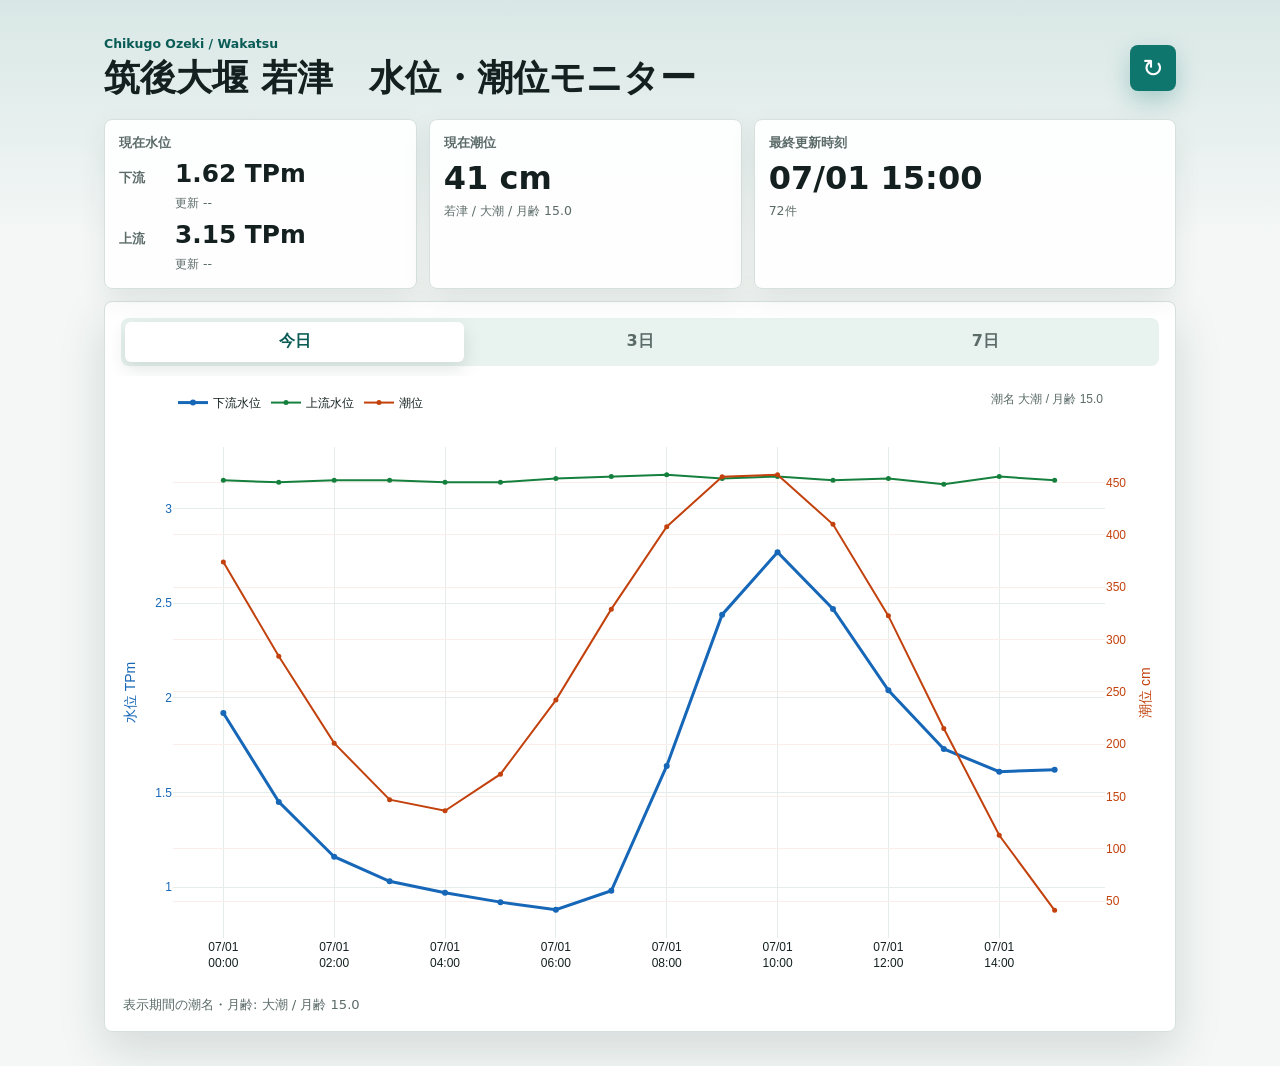
<file: index.html>
<!doctype html>
<html lang="ja">
  <head>
    <meta charset="utf-8">
    <meta name="viewport" content="width=device-width, initial-scale=1, viewport-fit=cover">
    <meta name="theme-color" content="#0f766e">
    <title>筑後大堰 若津 水位・潮位モニター</title>
    <link rel="manifest" href="./manifest.json">
    <link rel="icon" href="./icons/icon-192.png">
    <link rel="apple-touch-icon" href="./icons/icon-192.png">
    <link rel="stylesheet" href="./styles.css">
    <script src="https://cdn.plot.ly/plotly-2.35.2.min.js" integrity="sha384-cCVCZkAjYNxaYKbM8lsArLznDF/SvMFr1jcZrvOpSTCa0W40ZAdLzHCEulnUa5i7" crossorigin="anonymous" defer></script>
    <script src="./app.js" defer></script>
  </head>
  <body>
    <main class="app-shell">
      <header class="app-header">
        <div>
          <p class="eyebrow">Chikugo Ozeki / Wakatsu</p>
          <h1>筑後大堰 若津　水位・潮位モニター</h1>
        </div>
        <button id="refreshButton" class="icon-button" type="button" aria-label="更新">
          <span aria-hidden="true">↻</span>
        </button>
      </header>

      <section class="status-grid" aria-label="現在値">
        <article class="metric">
          <span class="metric-label">現在水位</span>
          <div class="water-readings">
            <div class="water-reading">
              <span>下流</span>
              <div>
                <strong id="currentDownstreamLevel">--</strong>
                <small id="currentDownstreamUpdatedAt">--</small>
              </div>
            </div>
            <div class="water-reading">
              <span>上流</span>
              <div>
                <strong id="currentUpstreamLevel">--</strong>
                <small id="currentUpstreamUpdatedAt">--</small>
              </div>
            </div>
          </div>
        </article>
        <article class="metric">
          <span class="metric-label">現在潮位</span>
          <strong id="currentTideLevel">--</strong>
          <small id="currentTideDetail">若津</small>
        </article>
        <article class="metric metric-wide">
          <span class="metric-label">最終更新時刻</span>
          <strong id="lastUpdated">--</strong>
          <small id="rowCount">--</small>
        </article>
      </section>

      <section class="chart-panel" aria-label="グラフ">
        <div class="range-tabs" role="tablist" aria-label="表示期間">
          <button class="range-button is-active" type="button" data-days="1" role="tab" aria-selected="true">今日</button>
          <button class="range-button" type="button" data-days="3" role="tab" aria-selected="false">3日</button>
          <button class="range-button" type="button" data-days="7" role="tab" aria-selected="false">7日</button>
        </div>
        <div id="chart" class="chart" role="img" aria-label="水位と潮位のグラフ"></div>
        <p id="message" class="message" aria-live="polite"></p>
      </section>

    </main>
  </body>
</html>
</file>
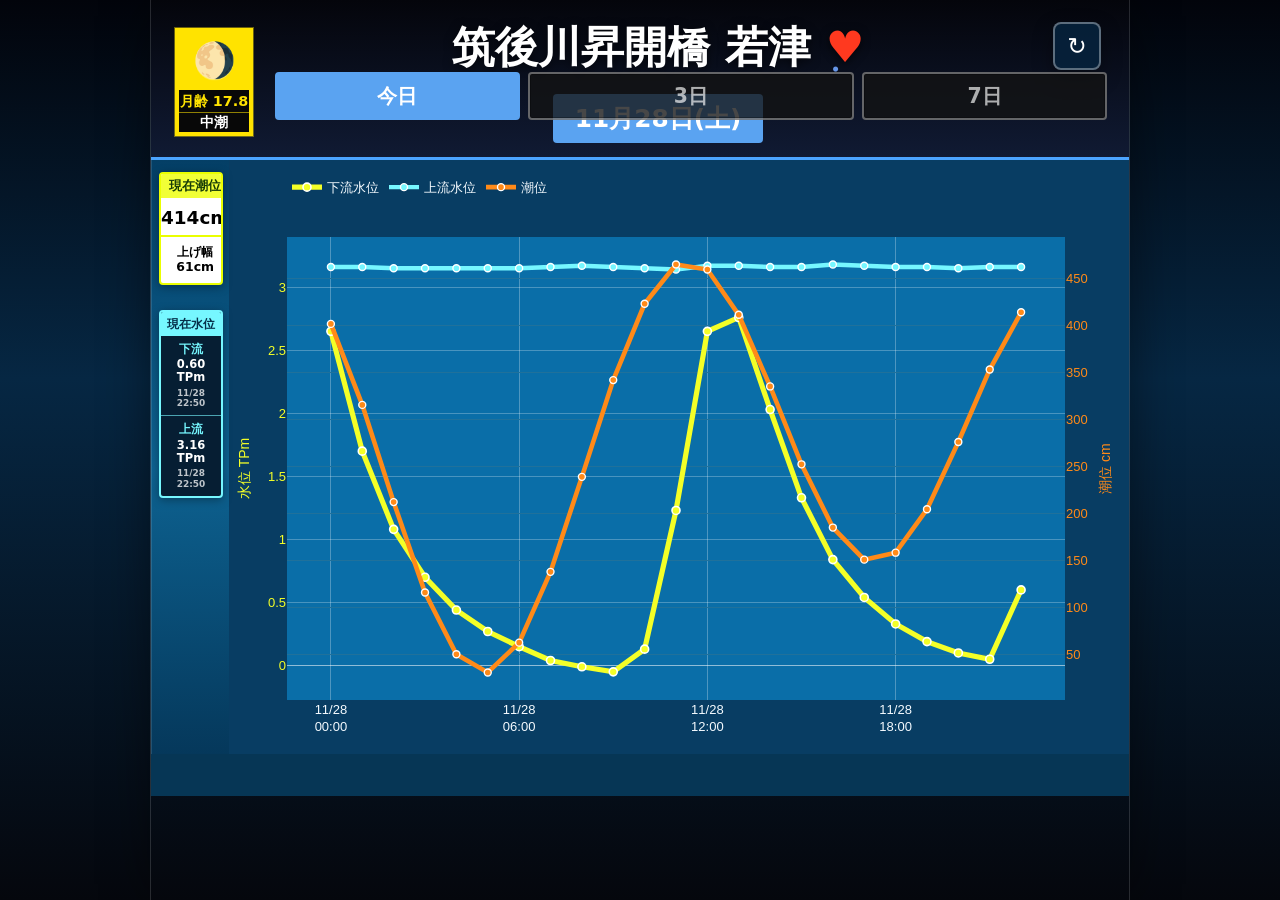
<file: docs/index.html>
<!doctype html>
<html lang="ja">
  <head>
    <meta charset="utf-8">
    <meta name="viewport" content="width=device-width, initial-scale=1, viewport-fit=cover">
    <meta name="theme-color" content="#0f766e">
    <title>筑後大堰 若津 水位・潮位モニター</title>
    <link rel="manifest" href="./manifest.json?v=18">
    <link rel="icon" href="./icons/icon-192.png">
    <link rel="apple-touch-icon" href="./icons/icon-192.png">
    <link rel="stylesheet" href="./style.css?v=18">
    <script src="https://cdn.plot.ly/plotly-2.35.2.min.js" integrity="sha384-cCVCZkAjYNxaYKbM8lsArLznDF/SvMFr1jcZrvOpSTCa0W40ZAdLzHCEulnUa5i7" crossorigin="anonymous" defer></script>
    <script src="./app.js?v=21" defer></script>
  </head>
  <body>
    <main class="app-shell">
      <section class="mobile-hero" aria-label="スマホ表示ヘッダー">
        <div class="bi-badge">
          <strong id="mobileMoonIcon" class="moon-icon" aria-hidden="true">🌕</strong>
          <span id="mobileMoonAge">月齢 --</span>
          <small id="mobileTideName">--</small>
        </div>
        <div class="mobile-title">
          <h1>筑後川昇開橋 若津 <span aria-hidden="true">♥</span></h1>
          <p id="mobileDateLabel">--</p>
        </div>
        <button id="mobileRefreshButton" class="hero-refresh" type="button" aria-label="更新">
          <span aria-hidden="true">↻</span>
        </button>
      </section>

      <header class="app-header">
        <div>
          <p class="eyebrow">Chikugo Ozeki / Wakatsu</p>
          <h1>筑後大堰 若津　水位・潮位モニター</h1>
        </div>
        <button id="refreshButton" class="icon-button" type="button" aria-label="更新">
          <span aria-hidden="true">↻</span>
        </button>
      </header>

      <section class="status-grid" aria-label="現在値">
        <article class="metric">
          <span class="metric-label">現在水位</span>
          <div class="water-readings">
            <div class="water-reading">
              <span>下流</span>
              <div>
                <strong id="currentDownstreamLevel">--</strong>
                <small id="currentDownstreamUpdatedAt">--</small>
              </div>
            </div>
            <div class="water-reading">
              <span>上流</span>
              <div>
                <strong id="currentUpstreamLevel">--</strong>
                <small id="currentUpstreamUpdatedAt">--</small>
              </div>
            </div>
          </div>
        </article>
        <article class="metric">
          <span class="metric-label">現在潮位</span>
          <strong id="currentTideLevel">--</strong>
          <small id="currentTideDetail">若津</small>
        </article>
        <article class="metric metric-wide">
          <span class="metric-label">最終更新時刻</span>
          <strong id="lastUpdated">--</strong>
          <small id="rowCount">--</small>
        </article>
      </section>

      <section class="chart-panel" aria-label="グラフ">
        <div class="range-tabs" role="tablist" aria-label="表示期間">
          <button class="range-button is-active" type="button" data-days="1" role="tab" aria-selected="true">今日</button>
          <button class="range-button" type="button" data-days="3" role="tab" aria-selected="false">3日</button>
          <button class="range-button" type="button" data-days="7" role="tab" aria-selected="false">7日</button>
        </div>
        <div class="mobile-chart-frame">
          <aside class="mobile-tide-panel" aria-label="現在潮位">
            <span>現在潮位</span>
            <strong id="mobileCurrentTide">--</strong>
            <small id="mobileTideTrend">--</small>
          </aside>
          <aside class="mobile-water-panel" aria-label="現在水位">
            <span>現在水位</span>
            <dl>
              <div>
                <dt>下流</dt>
                <dd id="mobileDownstreamLevel">--</dd>
                <dd id="mobileDownstreamUpdatedAt" class="water-updated-at">--</dd>
              </div>
              <div>
                <dt>上流</dt>
                <dd id="mobileUpstreamLevel">--</dd>
                <dd id="mobileUpstreamUpdatedAt" class="water-updated-at">--</dd>
              </div>
            </dl>
          </aside>
          <div id="chart" class="chart" role="img" aria-label="水位と潮位のグラフ"></div>
        </div>
        <p id="message" class="message" aria-live="polite"></p>
      </section>

    </main>
  </body>
</html>
</file>
<file: styles.css>
:root {
  color-scheme: light;
  --bg: #f4f7f6;
  --surface: #ffffff;
  --surface-soft: #e8f2ef;
  --text: #13201f;
  --muted: #5b6b68;
  --line: #d6e1de;
  --primary: #0f766e;
  --primary-dark: #0b5c56;
  --water: #1667b7;
  --tide: #c2410c;
  --shadow: 0 18px 48px rgba(14, 47, 43, 0.14);
}

* {
  box-sizing: border-box;
}

body {
  margin: 0;
  min-height: 100vh;
  background:
    linear-gradient(180deg, rgba(15, 118, 110, 0.12), transparent 240px),
    var(--bg);
  color: var(--text);
  font-family: "Yu Gothic", "Hiragino Kaku Gothic ProN", Meiryo, system-ui, sans-serif;
}

button {
  font: inherit;
}

.app-shell {
  width: min(1120px, 100%);
  min-height: 100vh;
  margin: 0 auto;
  padding: max(18px, env(safe-area-inset-top)) 16px max(22px, env(safe-area-inset-bottom));
}

.app-header {
  display: flex;
  align-items: center;
  justify-content: space-between;
  gap: 14px;
  padding: 8px 0 18px;
}

.eyebrow {
  margin: 0 0 5px;
  color: var(--primary-dark);
  font-size: 0.78rem;
  font-weight: 700;
  letter-spacing: 0;
}

h1 {
  margin: 0;
  font-size: clamp(1.35rem, 5.4vw, 2.25rem);
  line-height: 1.24;
  letter-spacing: 0;
}

.icon-button {
  display: grid;
  flex: 0 0 auto;
  width: 46px;
  height: 46px;
  place-items: center;
  border: 0;
  border-radius: 8px;
  background: var(--primary);
  color: #fff;
  box-shadow: 0 10px 24px rgba(15, 118, 110, 0.28);
  cursor: pointer;
}

.icon-button span {
  display: block;
  font-size: 1.6rem;
  line-height: 1;
}

.icon-button:disabled {
  opacity: 0.65;
}

.icon-button:focus-visible,
.range-button:focus-visible {
  outline: 3px solid rgba(15, 118, 110, 0.28);
  outline-offset: 3px;
}

.status-grid {
  display: grid;
  grid-template-columns: repeat(2, minmax(0, 1fr));
  gap: 10px;
  margin-bottom: 12px;
}

.metric {
  min-width: 0;
  padding: 14px;
  border: 1px solid var(--line);
  border-radius: 8px;
  background: rgba(255, 255, 255, 0.92);
  box-shadow: 0 10px 28px rgba(14, 47, 43, 0.08);
}

.metric-wide {
  grid-column: 1 / -1;
}

.metric-label {
  display: block;
  margin-bottom: 8px;
  color: var(--muted);
  font-size: 0.82rem;
  font-weight: 700;
}

.metric strong {
  display: block;
  min-height: 1.85rem;
  overflow-wrap: anywhere;
  font-size: clamp(1.25rem, 5vw, 2rem);
  line-height: 1.15;
}

.water-readings {
  display: grid;
  gap: 8px;
}

.water-reading {
  display: grid;
  grid-template-columns: 3em minmax(0, 1fr);
  gap: 8px;
  align-items: baseline;
}

.water-reading span {
  color: var(--muted);
  font-size: 0.82rem;
  font-weight: 800;
}

.water-reading strong {
  min-height: 1.35rem;
  font-size: clamp(1.05rem, 4vw, 1.55rem);
}

.water-reading small {
  min-height: auto;
  margin-top: 2px;
  font-size: 0.72rem;
}

.metric small {
  display: block;
  min-height: 1.1rem;
  margin-top: 7px;
  color: var(--muted);
  font-size: 0.78rem;
}

.chart-panel {
  padding: 12px;
  border: 1px solid var(--line);
  border-radius: 8px;
  background: var(--surface);
  box-shadow: var(--shadow);
}

.range-tabs {
  display: grid;
  grid-template-columns: repeat(3, 1fr);
  gap: 6px;
  margin-bottom: 10px;
  padding: 4px;
  border-radius: 8px;
  background: var(--surface-soft);
}

.range-button {
  min-height: 40px;
  border: 0;
  border-radius: 6px;
  background: transparent;
  color: var(--muted);
  font-weight: 800;
  cursor: pointer;
}

.range-button.is-active {
  background: var(--surface);
  color: var(--primary-dark);
  box-shadow: 0 7px 18px rgba(14, 47, 43, 0.12);
}

.chart {
  width: 100%;
  height: min(68vh, 620px);
  min-height: 430px;
}

.message {
  min-height: 1.2rem;
  margin: 8px 2px 0;
  color: var(--muted);
  font-size: 0.82rem;
}

@media (min-width: 760px) {
  .app-shell {
    padding: 28px 24px 34px;
  }

  .status-grid {
    grid-template-columns: 1fr 1fr 1.35fr;
    gap: 12px;
  }

  .metric-wide {
    grid-column: auto;
  }

  .chart-panel {
    padding: 16px;
  }

}

@media (max-width: 420px) {
  .app-shell {
    padding-left: 10px;
    padding-right: 10px;
  }

  .chart {
    height: 58vh;
    min-height: 360px;
  }

}
</file>
<file: docs/style.css>
:root {
  color-scheme: light;
  --bg: #f4f7f6;
  --surface: #ffffff;
  --surface-soft: #e8f2ef;
  --text: #13201f;
  --muted: #5b6b68;
  --line: #d6e1de;
  --primary: #0f766e;
  --primary-dark: #0b5c56;
  --water: #1667b7;
  --tide: #c2410c;
  --shadow: 0 18px 48px rgba(14, 47, 43, 0.14);
}

* {
  box-sizing: border-box;
}

body {
  margin: 0;
  min-height: 100vh;
  background:
    radial-gradient(circle at 50% 11%, rgba(255, 255, 255, 0.85) 0 1px, transparent 2px),
    radial-gradient(circle at 28% 32%, rgba(255, 255, 255, 0.55) 0 1px, transparent 2px),
    radial-gradient(circle at 76% 23%, rgba(255, 255, 255, 0.45) 0 1px, transparent 2px),
    linear-gradient(180deg, #02040b 0, #062743 42%, #05070d 100%);
  color: #f7fbff;
  font-family: "Yu Gothic", "Hiragino Kaku Gothic ProN", Meiryo, system-ui, sans-serif;
  -webkit-text-size-adjust: 100%;
}

button {
  font: inherit;
}

.app-shell {
  width: min(980px, 100%);
  min-height: 100vh;
  margin: 0 auto;
  padding: 0 0 max(18px, env(safe-area-inset-bottom));
  overflow: hidden;
}

.app-header,
.status-grid {
  display: none;
}

.mobile-hero {
  display: grid;
  grid-template-columns: 88px 1fr 52px;
  gap: 18px;
  align-items: center;
  min-height: 148px;
  padding: 22px 24px 14px;
  border-bottom: 3px solid #4ba4ff;
  background:
    radial-gradient(circle at 54% 28%, rgba(255, 255, 255, 0.72) 0 2px, transparent 3px),
    radial-gradient(circle at 70% 44%, rgba(112, 165, 255, 0.9) 0 2px, transparent 3px),
    linear-gradient(180deg, #04050b 0%, #101a33 100%);
}

.bi-badge {
  display: grid;
  grid-template-rows: 1fr auto auto;
  width: 78px;
  height: 108px;
  border: 4px solid #ffe300;
  background: #080808;
  color: #ffe300;
  text-align: center;
  box-shadow: 0 0 0 1px rgba(255, 227, 0, 0.4);
}

.moon-icon {
  display: grid;
  place-items: center;
  background: #ffe300;
  color: #071322;
  font-family: "Apple Color Emoji", "Segoe UI Emoji", "Noto Color Emoji", "Yu Gothic", Meiryo, system-ui, sans-serif;
  font-size: 2.15rem;
  line-height: 1;
  text-shadow: 0 1px 0 rgba(255, 255, 255, 0.35);
}

.bi-badge span {
  display: grid;
  place-items: center;
  min-height: 22px;
  font-size: 0.9rem;
  font-weight: 900;
}

.bi-badge small {
  display: grid;
  min-height: 20px;
  place-items: center;
  border-top: 1px solid rgba(255, 227, 0, 0.55);
  color: #fff;
  font-size: 0.86rem;
  font-weight: 800;
  line-height: 1.1;
}

.mobile-title h1 {
  margin: 0;
  color: #fff;
  font-size: clamp(1.6rem, 5vw, 2.7rem);
  line-height: 1.2;
  text-align: center;
  text-shadow: 0 2px 10px rgba(0, 0, 0, 0.65);
}

.mobile-title h1 span {
  color: #ff391f;
}

.mobile-title p {
  width: fit-content;
  margin: 20px auto 0;
  padding: 8px 22px;
  border-radius: 4px;
  background: #5aa3f1;
  color: #fff;
  font-size: clamp(1.05rem, 3vw, 1.55rem);
  font-weight: 800;
}

.hero-refresh {
  display: grid;
  width: 48px;
  height: 48px;
  place-items: center;
  align-self: start;
  border: 2px solid rgba(255, 255, 255, 0.35);
  border-radius: 8px;
  background: rgba(6, 36, 62, 0.86);
  color: #fff;
  box-shadow: 0 8px 20px rgba(0, 0, 0, 0.35);
  cursor: pointer;
}

.hero-refresh span {
  font-size: 1.45rem;
  line-height: 1;
}

.hero-refresh:disabled {
  opacity: 0.58;
}

.range-button:focus-visible {
  outline: 3px solid rgba(15, 118, 110, 0.28);
  outline-offset: 3px;
}

.chart-panel {
  position: relative;
  padding: 0;
  border: 0;
  border-radius: 0;
  background: #053b61;
  box-shadow: none;
}

.range-tabs {
  position: absolute;
  z-index: 3;
  top: -88px;
  right: 22px;
  left: 124px;
  display: grid;
  grid-template-columns: 0.75fr 1fr 0.75fr;
  gap: 8px;
  margin: 0;
  padding: 0;
  background: transparent;
}

.range-button {
  min-height: 48px;
  border: 2px solid rgba(255, 255, 255, 0.35);
  border-radius: 4px;
  background: rgba(20, 20, 20, 0.78);
  color: rgba(255, 255, 255, 0.66);
  font-size: clamp(1rem, 2vw, 1.28rem);
  font-weight: 800;
  cursor: pointer;
  box-shadow: inset 0 0 0 1px rgba(0, 0, 0, 0.28);
}

.range-button.is-active {
  border-color: #5aa3f1;
  background: #5aa3f1;
  color: #fff;
  box-shadow: none;
}

.mobile-chart-frame {
  position: relative;
  min-height: min(66vh, 660px);
  padding-left: 78px;
  background:
    linear-gradient(90deg, rgba(255, 255, 255, 0.12) 1px, transparent 1px),
    linear-gradient(180deg, #043f66 0%, #0d6291 52%, #05385b 100%);
  background-size: 92px 100%, auto;
}

.mobile-tide-panel {
  position: absolute;
  z-index: 2;
  top: 12px;
  left: 8px;
  display: grid;
  width: 64px;
  overflow: hidden;
  border: 2px solid #eaff00;
  border-radius: 4px;
  background: #fff;
  color: #000;
  text-align: center;
  box-shadow: 0 2px 10px rgba(0, 0, 0, 0.35);
}

.mobile-tide-panel span {
  padding: 5px 1px;
  background: #f1ff36;
  color: #173d07;
  font-size: 0.82rem;
  font-weight: 900;
  line-height: 1.1;
}

.mobile-tide-panel strong {
  padding: 10px 0 7px;
  font-size: 1.15rem;
  line-height: 1.05;
}

.mobile-tide-panel small {
  padding: 8px 2px;
  border-top: 2px solid #eaff00;
  font-size: 0.78rem;
  font-weight: 800;
  line-height: 1.2;
}

.mobile-water-panel {
  position: absolute;
  z-index: 2;
  top: 150px;
  left: 8px;
  display: grid;
  width: 64px;
  overflow: hidden;
  border: 2px solid #76f7ff;
  border-radius: 4px;
  background: #061e33;
  color: #fff;
  text-align: center;
  box-shadow: 0 2px 10px rgba(0, 0, 0, 0.35);
}

.mobile-water-panel > span {
  padding: 5px 1px;
  background: #76f7ff;
  color: #06304a;
  font-size: 0.78rem;
  font-weight: 900;
  line-height: 1.1;
}

.mobile-water-panel dl {
  display: grid;
  gap: 0;
  margin: 0;
}

.mobile-water-panel div {
  padding: 7px 1px;
}

.mobile-water-panel div + div {
  border-top: 1px solid rgba(118, 247, 255, 0.62);
}

.mobile-water-panel dt,
.mobile-water-panel dd {
  margin: 0;
}

.mobile-water-panel dt {
  color: #76f7ff;
  font-size: 0.72rem;
  font-weight: 900;
  line-height: 1.1;
}

.mobile-water-panel dd {
  margin-top: 3px;
  font-size: 0.72rem;
  font-weight: 900;
  line-height: 1.15;
  overflow-wrap: anywhere;
}

.mobile-water-panel .water-updated-at {
  color: rgba(255, 255, 255, 0.74);
  font-size: 0.56rem;
  font-weight: 800;
}

.chart {
  width: 100%;
  height: min(66vh, 660px);
  min-height: 470px;
}

.message {
  min-height: 42px;
  margin: 0;
  padding: 10px 16px 12px 92px;
  background: #063655;
  color: #eaff00;
  font-size: 0.95rem;
  font-weight: 700;
}

@media (min-width: 760px) {
  .app-shell {
    border-right: 1px solid rgba(255, 255, 255, 0.14);
    border-left: 1px solid rgba(255, 255, 255, 0.14);
    box-shadow: 0 0 46px rgba(0, 0, 0, 0.45);
  }

}

@media (max-width: 420px) {
  .mobile-hero {
    grid-template-columns: 70px 1fr 40px;
    gap: 12px;
    min-height: 118px;
    padding: 16px 16px 10px;
  }

  .bi-badge {
    width: 62px;
    height: 86px;
    border: 3px solid #ffe300;
  }

  .bi-badge span {
    min-height: 18px;
    font-size: 0.72rem;
  }

  .bi-badge small {
    min-height: 17px;
    font-size: 0.72rem;
  }

  .hero-refresh {
    width: 38px;
    height: 38px;
    border-radius: 7px;
  }

  .hero-refresh span {
    font-size: 1.2rem;
  }

  .mobile-title h1 {
    font-size: 1.42rem;
  }

  .mobile-title p {
    margin: 16px auto 0;
    padding: 7px 16px;
    font-size: 1.05rem;
  }

  .range-tabs {
    top: -74px;
    right: 10px;
    left: 92px;
    gap: 6px;
  }

  .range-button {
    min-height: 38px;
    font-size: 1rem;
  }

  .mobile-chart-frame {
    min-height: 430px;
    padding-left: 54px;
    background-size: 64px 100%, auto;
  }

  .mobile-tide-panel {
    top: 8px;
    left: 4px;
    width: 50px;
  }

  .mobile-tide-panel span {
    padding: 3px 1px;
    font-size: 0.72rem;
  }

  .mobile-tide-panel strong {
    padding: 8px 0 5px;
    font-size: 1rem;
  }

  .mobile-tide-panel small {
    padding: 6px 2px;
    font-size: 0.72rem;
  }

  .mobile-water-panel {
    top: 112px;
    left: 4px;
    width: 50px;
  }

  .mobile-water-panel > span {
    padding: 3px 1px;
    font-size: 0.66rem;
  }

  .mobile-water-panel div {
    padding: 5px 1px;
  }

  .mobile-water-panel dt,
  .mobile-water-panel dd {
    font-size: 0.62rem;
  }

  .mobile-water-panel .water-updated-at {
    font-size: 0.5rem;
  }

  .chart {
    height: 430px;
    min-height: 430px;
  }

  .message {
    min-height: 38px;
    padding: 8px 10px 10px 64px;
    font-size: 0.82rem;
  }

}

@media (max-width: 360px) {
  .eyebrow {
    font-size: 0.72rem;
  }

  .mobile-title h1 {
    font-size: 1.22rem;
  }

  .mobile-title p {
    font-size: 0.94rem;
    padding-inline: 12px;
  }

  .chart {
    height: 400px;
    min-height: 400px;
  }

  .mobile-chart-frame {
    min-height: 400px;
  }
}
</file>
